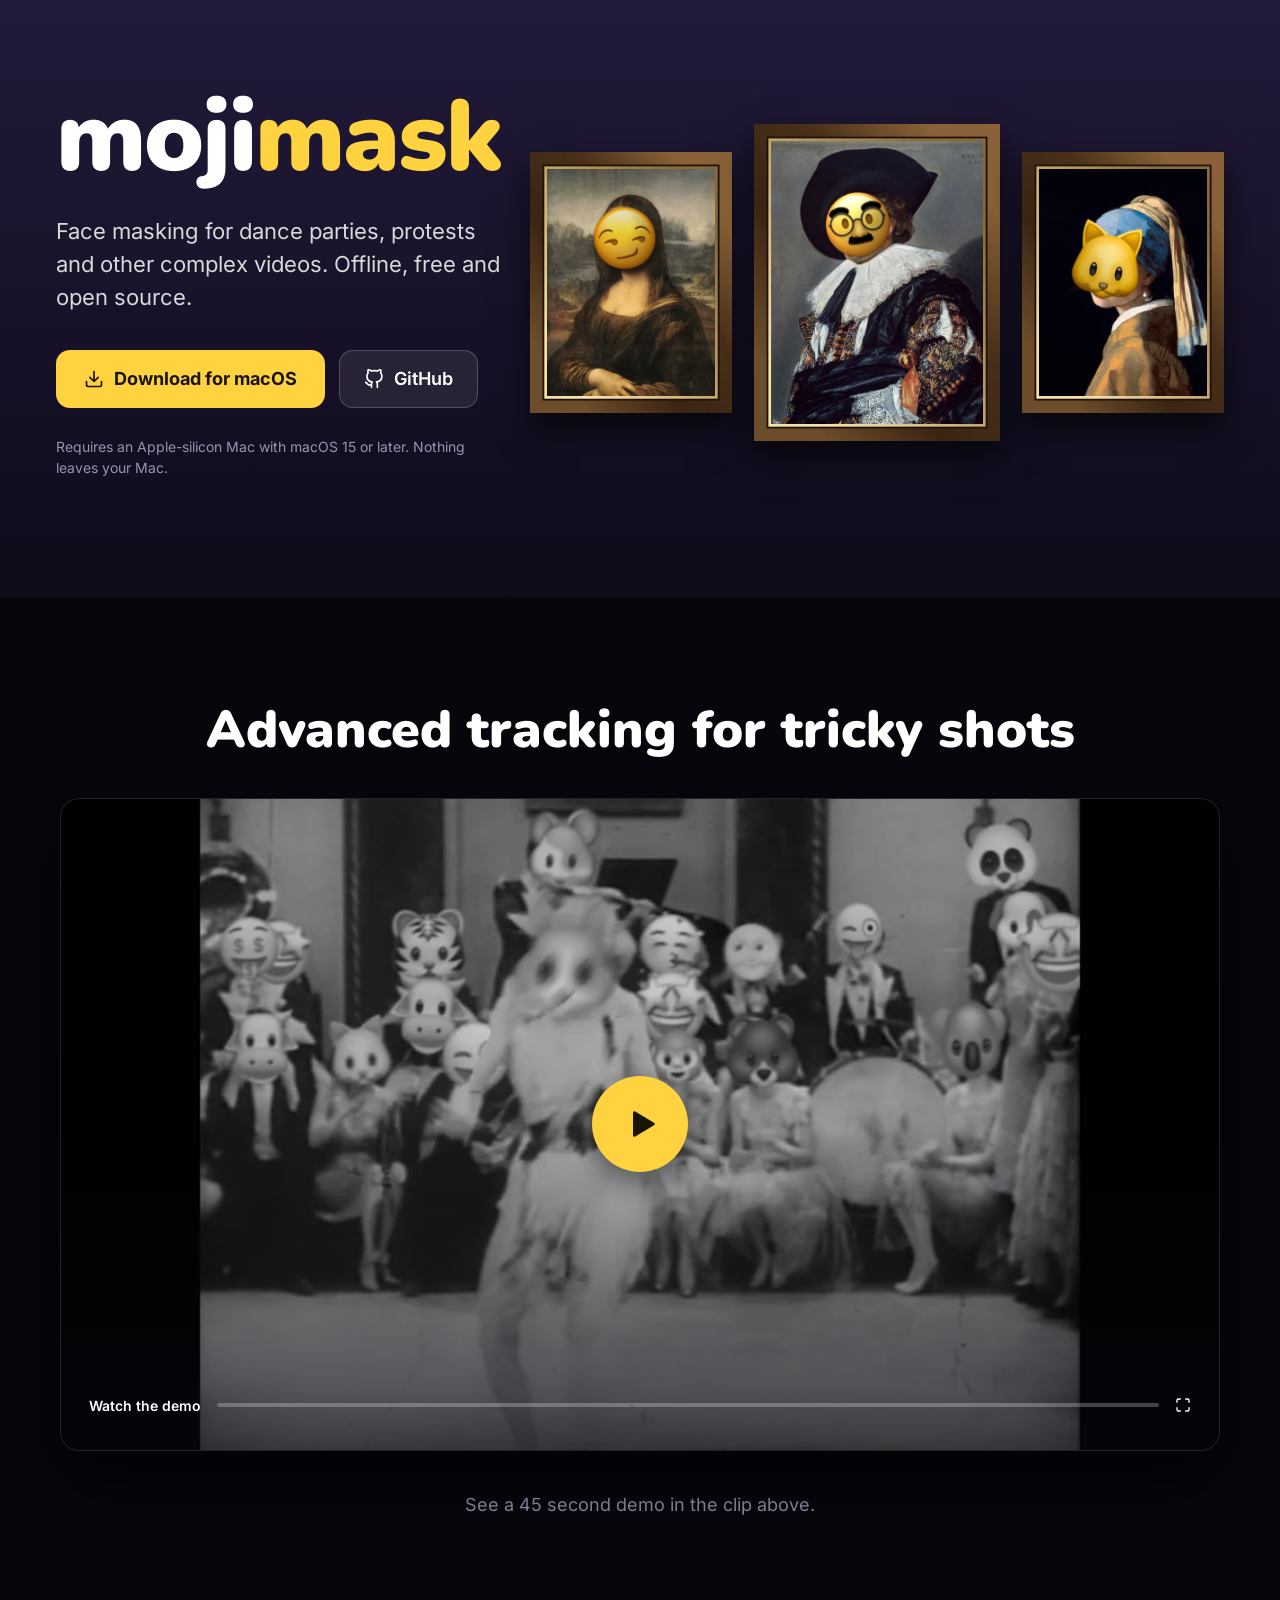
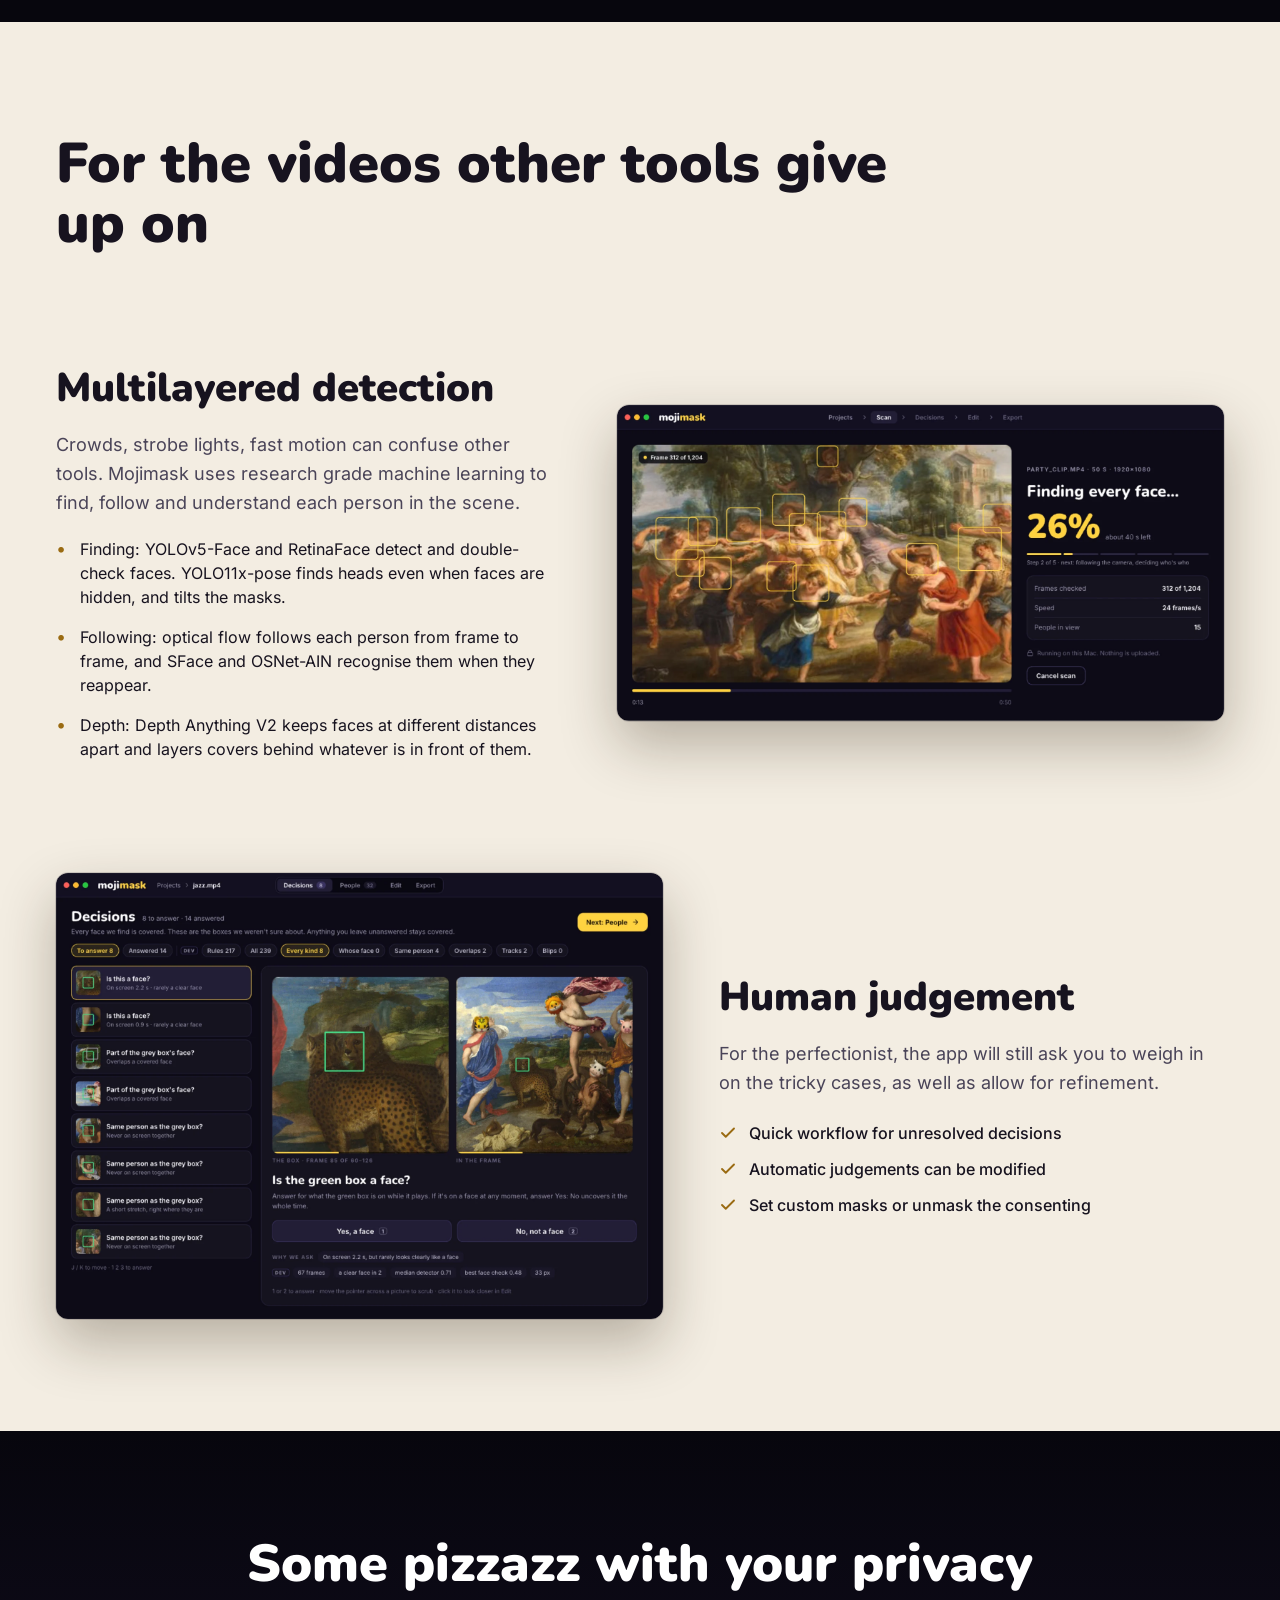
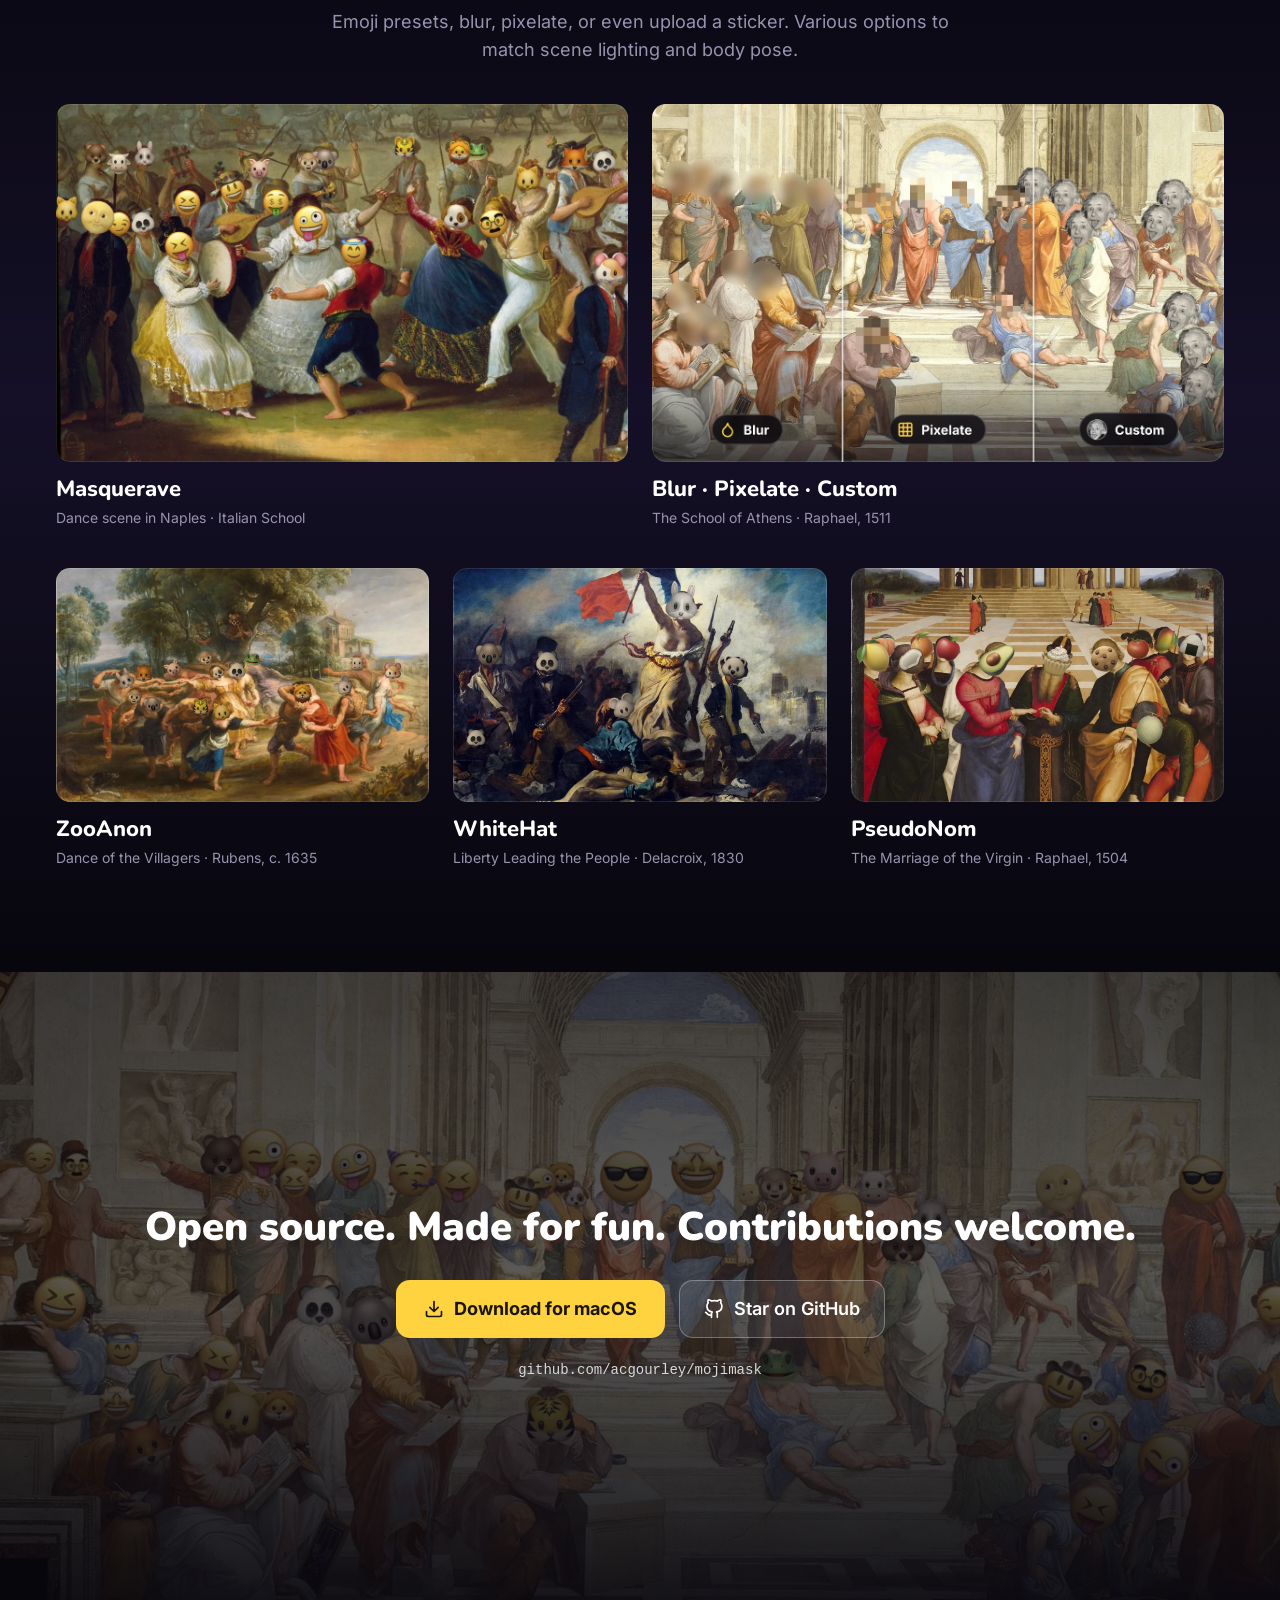
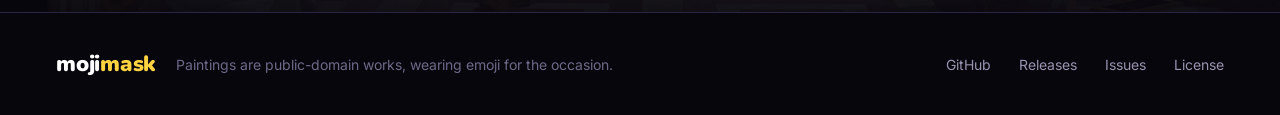
<file: docs/index.html>
<!doctype html>
<html lang="en">
<head>
  <meta charset="utf-8">
  <meta name="viewport" content="width=device-width, initial-scale=1">
  <title>Mojimask: face masking for complex videos</title>
  <meta name="description" content="Face masking for dance parties, protests and other complex videos. Offline, free and open source.">
  <meta name="theme-color" content="#07060D">
  <link rel="canonical" href="https://acgourley.github.io/mojimask/">
  <link rel="icon" type="image/png" href="img/favicon.png">
  <link rel="apple-touch-icon" href="img/apple-touch-icon.png">

  <!-- link previews (Facebook, Slack, iMessage, LinkedIn, Discord...): image URLs must be absolute -->
  <meta property="og:type" content="website">
  <meta property="og:site_name" content="Mojimask">
  <meta property="og:url" content="https://acgourley.github.io/mojimask/">
  <meta property="og:title" content="Mojimask: face masking for complex videos">
  <meta property="og:description" content="Face masking for dance parties, protests and other complex videos. Offline, free and open source.">
  <meta property="og:image" content="https://acgourley.github.io/mojimask/img/social-card.jpg">
  <meta property="og:image:type" content="image/jpeg">
  <meta property="og:image:width" content="1200">
  <meta property="og:image:height" content="630">
  <meta property="og:image:alt" content="A painted dance scene, every face covered by an emoji, with the Mojimask logo">
  <meta property="og:locale" content="en_US">
  <meta name="twitter:card" content="summary_large_image">
  <meta name="twitter:title" content="Mojimask: face masking for complex videos">
  <meta name="twitter:description" content="Face masking for dance parties, protests and other complex videos. Offline, free and open source.">
  <meta name="twitter:image" content="https://acgourley.github.io/mojimask/img/social-card.jpg">
  <meta name="twitter:image:alt" content="A painted dance scene, every face covered by an emoji, with the Mojimask logo">
  <link rel="preload" href="fonts/Nunito.woff2" as="font" type="font/woff2" crossorigin>
  <link rel="stylesheet" href="style.css">
</head>
<body>

<svg width="0" height="0" style="position:absolute" aria-hidden="true">
  <symbol id="i-download" viewBox="0 0 24 24"><path d="M12 15V3M21 15v4a2 2 0 0 1-2 2H5a2 2 0 0 1-2-2v-4M7 10l5 5 5-5"/></symbol>
  <symbol id="i-github" viewBox="0 0 24 24"><path d="M9 19c-5 1.5-5-2.5-7-3m14 6v-3.87a3.37 3.37 0 0 0-.94-2.61c3.14-.35 6.44-1.54 6.44-7A5.44 5.44 0 0 0 20 4.77 5.07 5.07 0 0 0 19.91 1S18.73.65 16 2.48a13.38 13.38 0 0 0-7 0C6.27.65 5.09 1 5.09 1A5.07 5.07 0 0 0 5 4.77a5.44 5.44 0 0 0-1.5 3.78c0 5.42 3.3 6.61 6.44 7A3.37 3.37 0 0 0 9 18.13V22"/></symbol>
  <symbol id="i-check" viewBox="0 0 24 24"><path d="M20 6 9 17l-5-5"/></symbol>
  <symbol id="i-play" viewBox="0 0 24 24"><path d="M6 4.5v15a1 1 0 0 0 1.5.86l12.5-7.5a1 1 0 0 0 0-1.72L7.5 3.64A1 1 0 0 0 6 4.5Z"/></symbol>
  <symbol id="i-max" viewBox="0 0 24 24"><path d="M8 3H5a2 2 0 0 0-2 2v3M21 8V5a2 2 0 0 0-2-2h-3M3 16v3a2 2 0 0 0 2 2h3M16 21h3a2 2 0 0 0 2-2v-3"/></symbol>
</svg>

<header class="hero">
  <div class="wrap hero-body">
    <div class="hero-copy">
      <h1 class="wordmark" aria-label="mojimask">moji<b>mask</b></h1>
      <p class="subline">Face masking for dance parties, protests and other complex videos. Offline, free and open source.</p>
      <div class="actions">
        <a class="btn btn-primary" href="https://github.com/acgourley/mojimask/releases/latest/download/Mojimask.dmg">
          <svg class="icon"><use href="#i-download"/></svg>Download for macOS</a>
        <a class="btn btn-ghost" href="https://github.com/acgourley/mojimask">
          <svg class="icon"><use href="#i-github"/></svg>GitHub</a>
      </div>
      <p class="note">Requires an Apple-silicon Mac with macOS 15 or later. Nothing leaves your Mac.</p>
    </div>
    <div class="gallery" aria-hidden="true">
      <img class="framed" src="img/hero-mona.webp" width="226" height="292" alt="">
      <img class="framed framed-big" src="img/hero-cavalier.webp" width="274" height="353" alt="">
      <img class="framed" src="img/hero-pearl.webp" width="226" height="292" alt="">
    </div>
  </div>
</header>

<main>
  <section class="video-section">
    <div class="wrap center">
      <h2 class="title">Advanced tracking for tricky shots</h2>
      <div class="player" id="player">
        <video id="demo" preload="none" playsinline poster="media/jazz-walkthrough-poster.jpg">
          <source src="media/jazz-walkthrough.mp4" type="video/mp4">
        </video>
        <button class="player-cover" id="play" type="button" aria-label="Play the 45 second demo">
          <span class="play-btn"><svg><use href="#i-play"/></svg></span>
          <span class="player-bar">
            <span class="player-label">Watch the demo</span>
            <span class="player-track"></span>
            <svg class="icon-sm"><use href="#i-max"/></svg>
          </span>
        </button>
      </div>
      <p class="caption">See a 45 second demo in the clip above.</p>
    </div>
  </section>

  <section class="features">
    <div class="wrap">
      <h2 class="features-title">For the videos other tools give up on</h2>

      <div class="feature">
        <div class="feature-copy">
          <h3>Multilayered detection</h3>
          <p class="feature-body">Crowds, strobe lights, fast motion can confuse other tools. Mojimask uses research grade machine learning to find, follow and understand each person in the scene.</p>
          <ul class="points">
            <li>Finding: YOLOv5-Face and RetinaFace detect and double-check faces. YOLO11x-pose finds heads even when faces are hidden, and tilts the masks.</li>
            <li>Following: optical flow follows each person from frame to frame, and SFace and OSNet-AIN recognise them when they reappear.</li>
            <li>Depth: Depth Anything V2 keeps faces at different distances apart and layers covers behind whatever is in front of them.</li>
          </ul>
        </div>
        <img class="shot" src="img/feature-scan.webp" width="680" height="353" loading="lazy"
             alt="The scan step: boxes on every dancer's face in a Rubens painting, 26% done">
      </div>

      <div class="feature feature-flip">
        <img class="shot" src="img/feature-decisions.webp" width="680" height="500" loading="lazy"
             alt="The Decisions step: two crops side by side, asking whether they are the same person">
        <div class="feature-copy">
          <h3>Human judgement</h3>
          <p class="feature-body">For the perfectionist, the app will still ask you to weigh in on the tricky cases, as well as allow for refinement.</p>
          <ul class="checks">
            <li><svg class="icon"><use href="#i-check"/></svg>Quick workflow for unresolved decisions</li>
            <li><svg class="icon"><use href="#i-check"/></svg>Automatic judgements can be modified</li>
            <li><svg class="icon"><use href="#i-check"/></svg>Set custom masks or unmask the consenting</li>
          </ul>
        </div>
      </div>
    </div>
  </section>

  <section class="disguises">
    <div class="wrap">
      <div class="center">
        <h2 class="title">Some pizzazz with your privacy</h2>
        <p class="lede">Emoji presets, blur, pixelate, or even upload a sticker. Various options to match scene lighting and body pose.</p>
      </div>
      <div class="grid grid-2">
        <figure class="disguise">
          <img src="img/disguise-masquerave.webp" width="612" height="383" loading="lazy" alt="A tarantella dance scene, every face covered by a smiling emoji">
          <figcaption><strong>Masquerave</strong><span>Dance scene in Naples · Italian School</span></figcaption>
        </figure>
        <figure class="disguise">
          <img src="img/disguise-blur-pixelate-custom.webp" width="612" height="383" loading="lazy" alt="The School of Athens in three stripes: blurred faces, pixelated faces, and one custom face on every head">
          <figcaption><strong>Blur · Pixelate · Custom</strong><span>The School of Athens · Raphael, 1511</span></figcaption>
        </figure>
      </div>
      <div class="grid grid-3">
        <figure class="disguise">
          <img src="img/disguise-zooanon.webp" width="400" height="250" loading="lazy" alt="Rubens' villagers dancing with animal emoji faces">
          <figcaption><strong>ZooAnon</strong><span>Dance of the Villagers · Rubens, c. 1635</span></figcaption>
        </figure>
        <figure class="disguise">
          <img src="img/disguise-whitehat.webp" width="400" height="250" loading="lazy" alt="Liberty Leading the People with white animal emoji faces">
          <figcaption><strong>WhiteHat</strong><span>Liberty Leading the People · Delacroix, 1830</span></figcaption>
        </figure>
        <figure class="disguise">
          <img src="img/disguise-pseudonom.webp" width="400" height="250" loading="lazy" alt="The Marriage of the Virgin with fruit and food emoji faces">
          <figcaption><strong>PseudoNom</strong><span>The Marriage of the Virgin · Raphael, 1504</span></figcaption>
        </figure>
      </div>
    </div>
  </section>

  <section class="cta">
    <div class="wrap center cta-content">
      <h2 class="cta-title">Open source. Made for fun. Contributions welcome.</h2>
      <div class="actions">
        <a class="btn btn-primary" href="https://github.com/acgourley/mojimask/releases/latest/download/Mojimask.dmg">
          <svg class="icon"><use href="#i-download"/></svg>Download for macOS</a>
        <a class="btn btn-ghost btn-ghost-strong" href="https://github.com/acgourley/mojimask">
          <svg class="icon"><use href="#i-github"/></svg>Star on GitHub</a>
      </div>
      <a class="repo" href="https://github.com/acgourley/mojimask">github.com/acgourley/mojimask</a>
    </div>
  </section>
</main>

<footer class="footer">
  <div class="wrap footer-body">
    <div class="footer-brand">
      <span class="wordmark wordmark-sm">moji<b>mask</b></span>
      <span class="footer-note">Paintings are public-domain works, wearing emoji for the occasion.</span>
    </div>
    <nav class="footer-links">
      <a href="https://github.com/acgourley/mojimask">GitHub</a>
      <a href="https://github.com/acgourley/mojimask/releases">Releases</a>
      <a href="https://github.com/acgourley/mojimask/issues">Issues</a>
      <a href="https://github.com/acgourley/mojimask/blob/main/LICENSE">License</a>
    </nav>
  </div>
</footer>

<script>
  (function () {
    var video = document.getElementById("demo"), cover = document.getElementById("play");
    cover.addEventListener("click", function () {
      cover.hidden = true;
      video.controls = true;
      video.play();
    });
  })();
</script>
</body>
</html>
</file>
<file: docs/style.css>
/* mojimask's website. Built from the "Website Spec" board in the mojimask pen.dev design.
   Fonts are the app's own (web/fonts, SIL OFL): Nunito for headings and the wordmark, Inter for text. */
@font-face { font-family: "Nunito"; font-weight: 200 1000; font-display: swap; src: url("fonts/Nunito.woff2") format("woff2"); }
@font-face { font-family: "Inter"; font-weight: 100 900; font-display: swap; src: url("fonts/Inter.woff2") format("woff2"); }

:root {
  color-scheme: dark;
  --bg: #07060D;
  --text: #FFFFFF; --soft: #D9D9D9; --dim: #9A93B0; --faint: #6F6988; --line: #2A2540;
  --accent: #FFD23F; --ink: #1A1405;
  --paper: #F3EDE2; --paper-ink: #17131F; --paper-body: #4A4458; --paper-mark: #9A6B12;
  --display: "Nunito", ui-rounded, "SF Pro Rounded", -apple-system, sans-serif;
  --body: "Inter", -apple-system, BlinkMacSystemFont, "Segoe UI", sans-serif;
  --mono: ui-monospace, "SF Mono", Menlo, monospace;
  --gutter: 96px;
}
* { box-sizing: border-box; }
html, body { margin: 0; }
body { background: var(--bg); color: var(--text); font: 16px/1.5 var(--body); -webkit-font-smoothing: antialiased; overflow-x: hidden; }
img { display: block; max-width: 100%; height: auto; }
a { color: inherit; }
h1, h2, h3, p, ul, figure { margin: 0; }
.wrap { max-width: calc(1248px + 2 * var(--gutter)); margin: 0 auto; padding: 0 var(--gutter); }
.center { display: flex; flex-direction: column; align-items: center; text-align: center; }

/* wordmark: moji in white, mask in yellow */
.wordmark { font: 900 100px/1 var(--display); letter-spacing: -0.02em; color: #fff; white-space: nowrap; }
.wordmark b { font-weight: inherit; color: var(--accent); }
.wordmark-sm { font-size: 22px; letter-spacing: -0.01em; }

/* buttons */
.actions { display: flex; flex-wrap: wrap; gap: 14px; padding-top: 8px; }
.btn { display: inline-flex; align-items: center; gap: 10px; border-radius: 14px; font: 600 18px/22px var(--body); text-decoration: none; white-space: nowrap; transition: transform .15s, background-color .15s, box-shadow .15s; }
.btn:hover { transform: translateY(-1px); }
.btn:focus-visible, .player-cover:focus-visible, .footer-links a:focus-visible, .repo:focus-visible { outline: 2px solid var(--accent); outline-offset: 3px; }
.btn-primary { background: var(--accent); color: var(--ink); font-weight: 700; padding: 18px 28px; }
.btn-primary:hover { box-shadow: 0 8px 24px #FFD23F40; }
.btn-ghost { background: #FFFFFF14; border: 1px solid #FFFFFF33; color: #fff; padding: 17px 24px; }
.btn-ghost:hover { background: #FFFFFF22; }
.btn-ghost-strong { border-color: #FFFFFF4D; }
.icon, .icon-sm { width: 20px; height: 20px; flex: none; fill: none; stroke: currentColor; stroke-width: 2; stroke-linecap: round; stroke-linejoin: round; }
.icon-sm { width: 16px; height: 16px; }

/* hero */
.hero { background: linear-gradient(180deg, #221A3A 0%, #0E0B1A 100%); }
.hero-body { display: flex; align-items: center; justify-content: space-between; gap: 24px; min-height: 597px; padding-top: 40px; padding-bottom: 72px; }
.hero-copy { display: flex; flex-direction: column; gap: 28px; max-width: 450px; flex: none; }
.subline { color: var(--soft); font-size: 22px; line-height: 1.5; }
.note { color: var(--dim); font-size: 14px; }
.gallery { display: flex; align-items: center; gap: 22px; min-width: 0; }
.framed { width: 226px; box-shadow: 0 16px 32px #000000AA; flex: 0 1 auto; min-width: 0; }
.framed-big { width: 274px; }

/* video */
.video-section { padding: 104px 0; }
.video-section .center { gap: 40px; }
.title { font: 900 52px/1.1 var(--display); }
.player { position: relative; width: 100%; max-width: 1160px; aspect-ratio: 16 / 9; border-radius: 20px; overflow: hidden; border: 1px solid #FFFFFF24; box-shadow: 0 30px 70px #000000B3; background: #000; }
.player video { display: block; width: 100%; height: 100%; object-fit: contain; }
.player-cover { position: absolute; inset: 0; width: 100%; border: 0; padding: 0; cursor: pointer; color: #fff; font: inherit;
  background: linear-gradient(180deg, #07060D33 0%, #07060D1A 50%, #07060DB3 100%); }
.player-cover[hidden] { display: none; }
.play-btn { position: absolute; left: 50%; top: 50%; width: 96px; height: 96px; margin: -48px 0 0 -48px; border-radius: 50%; background: var(--accent); box-shadow: 0 10px 30px #00000080; display: grid; place-items: center; transition: transform .15s; }
.play-btn svg { width: 36px; height: 36px; fill: var(--ink); margin-left: 4px; }
.player-cover:hover .play-btn { transform: scale(1.06); }
.player-bar { position: absolute; left: 28px; right: 28px; bottom: 34px; display: flex; align-items: center; gap: 16px; }
.player-label { font-size: 14px; font-weight: 600; white-space: nowrap; }
.player-track { flex: 1; height: 4px; border-radius: 2px; background: #FFFFFF40; }
.caption { color: var(--dim); font-size: 18px; }

/* features: the light section */
.features { background: var(--paper); color: var(--paper-ink); padding: 112px 0; }
.features .wrap { display: flex; flex-direction: column; gap: 112px; }
.features-title { font: 900 56px/60px var(--display); max-width: 860px; }
.feature { display: flex; align-items: center; gap: 88px; }
.feature-copy { flex: 1; display: flex; flex-direction: column; gap: 20px; min-width: 0; }
.feature h3 { font: 900 40px/44px var(--display); }
.feature-body { color: var(--paper-body); font-size: 18px; line-height: 29px; }
.shot { width: 680px; flex: none; border-radius: 12px; outline: 1px solid #17131F26; box-shadow: 0 24px 56px #2A1F0A4D; }
.points, .checks { list-style: none; padding: 0; display: flex; flex-direction: column; }
.points { gap: 16px; }
.points li { position: relative; padding-left: 24px; font-size: 16px; line-height: 24px; }
.points li::before { content: "•"; position: absolute; left: 0; color: var(--paper-mark); font-size: 18px; }
.checks { gap: 12px; padding-top: 4px; }
.checks li { display: flex; align-items: center; gap: 12px; font-weight: 500; }
.checks .icon { width: 18px; height: 18px; color: var(--paper-mark); stroke-width: 2.5; }

/* disguises */
.disguises { background: linear-gradient(180deg, #07060D 0%, #151027 50%, #07060D 100%); padding: 104px 0; }
.disguises .wrap { display: flex; flex-direction: column; gap: 40px; }
.disguises .center { gap: 16px; }
.lede { color: var(--dim); font-size: 18px; line-height: 1.55; max-width: 640px; }
.grid { display: grid; gap: 24px; }
.grid-2 { grid-template-columns: repeat(2, 1fr); }
.grid-3 { grid-template-columns: repeat(3, 1fr); }
.disguise { display: flex; flex-direction: column; gap: 14px; }
.disguise img { width: 100%; aspect-ratio: 8 / 5; object-fit: cover; border-radius: 14px; outline: 1px solid #FFFFFF1A; outline-offset: -1px; }
.disguise figcaption { display: flex; flex-direction: column; gap: 4px; }
.disguise strong { font: 800 22px/1.25 var(--display); }
.disguise span { color: var(--dim); font-size: 14px; }

/* closing call */
.cta { position: relative; min-height: 640px; display: flex; align-items: center;
  background: linear-gradient(180deg, #07060DBF 0%, #07060DA6 50%, #07060DF2 100%), url("img/cta-athens.webp") center / cover no-repeat; }
.cta-content { gap: 24px; width: 100%; padding-top: 80px; padding-bottom: 80px; }
.cta-title { font: 900 40px/42px var(--display); max-width: 1039px; }
.cta .actions { justify-content: center; }
.repo { color: var(--soft); font: 14px var(--mono); text-decoration: none; }
.repo:hover { text-decoration: underline; }

/* footer */
.footer { border-top: 1px solid var(--line); }
.footer-body { display: flex; align-items: center; justify-content: space-between; gap: 24px; padding-top: 40px; padding-bottom: 40px; }
.footer-brand { display: flex; align-items: center; gap: 20px; }
.footer-note { color: var(--faint); font-size: 14px; }
.footer-links { display: flex; gap: 28px; }
.footer-links a { color: var(--dim); font-size: 14px; text-decoration: none; }
.footer-links a:hover { color: #fff; }

/* narrower screens */
@media (max-width: 1280px) {
  :root { --gutter: 56px; }
  .feature { gap: 56px; }
  .shot { width: 52%; }
}
@media (max-width: 1080px) {
  .hero-body { flex-direction: column; align-items: flex-start; padding-top: 64px; }
  .gallery { align-self: center; }
  .feature, .feature-flip { flex-direction: column; align-items: stretch; }
  .feature-flip .shot { order: 2; }
  .shot { width: 100%; }
  .grid-3 { grid-template-columns: repeat(2, 1fr); }
  .footer-body { flex-direction: column; align-items: flex-start; }
}
@media (max-width: 720px) {
  :root { --gutter: 20px; }
  .wordmark { font-size: 72px; }
  .wordmark-sm { font-size: 22px; }
  .subline { font-size: 19px; }
  .hero-body { min-height: 0; gap: 40px; padding-bottom: 56px; }
  .gallery { gap: 10px; }
  .actions { width: 100%; }
  .btn { flex: 1 1 auto; justify-content: center; }
  .title { font-size: 36px; }
  .features-title { font-size: 38px; line-height: 1.1; }
  .feature h3 { font-size: 30px; line-height: 1.15; }
  .video-section, .disguises { padding: 72px 0; }
  .features { padding: 72px 0; }
  .features .wrap { gap: 72px; }
  .player { border-radius: 12px; }
  .play-btn { width: 64px; height: 64px; margin: -32px 0 0 -32px; }
  .play-btn svg { width: 26px; height: 26px; }
  .player-bar { left: 14px; right: 14px; bottom: 14px; }
  .grid-2, .grid-3 { grid-template-columns: 1fr; }
  .cta { min-height: 520px; }
  .cta-title { font-size: 30px; line-height: 1.15; }
  .footer-brand { flex-direction: column; align-items: flex-start; gap: 8px; }
  .footer-links { flex-wrap: wrap; gap: 16px 24px; }
}
@media (prefers-reduced-motion: reduce) { * { transition: none !important; } }
</file>
